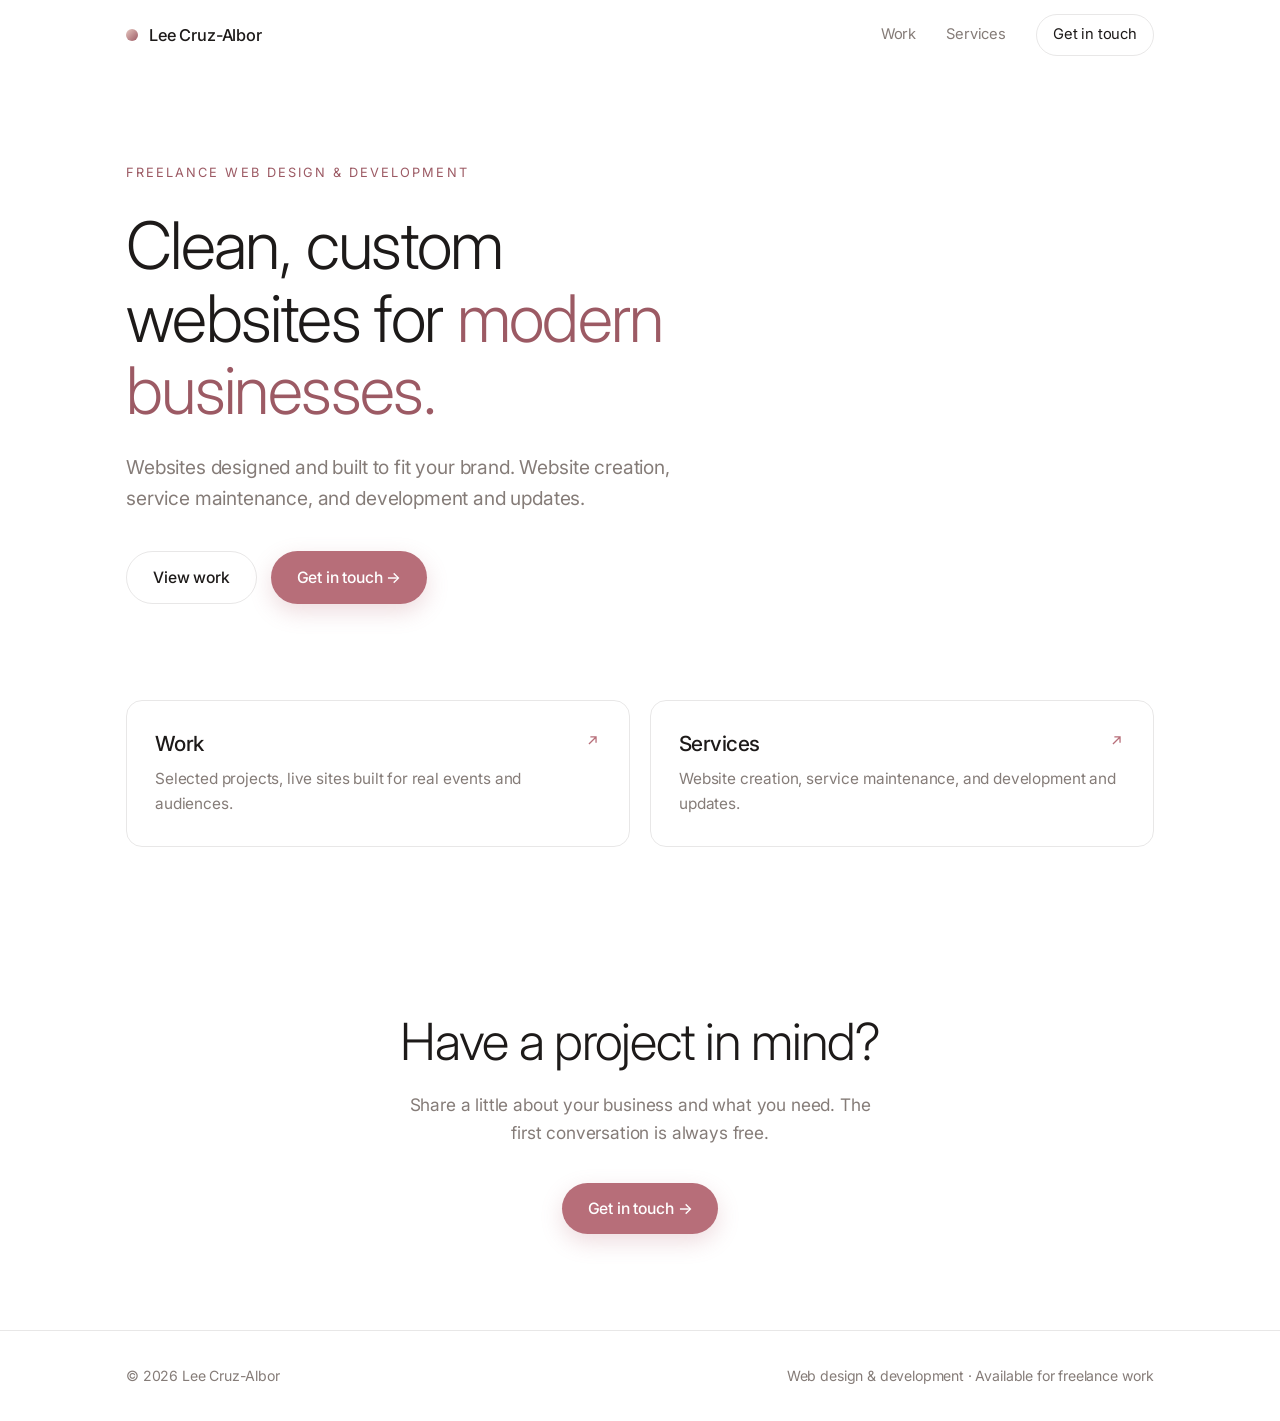
<file: index.html>
<!DOCTYPE html>
<html lang="en">
<head>
<meta charset="UTF-8" />
<meta name="viewport" content="width=device-width, initial-scale=1.0" />
<title>Lee Cruz-Albor — Web Design & Development</title>
<meta name="description" content="Freelance web design and development. Clean, custom websites for businesses and brands." />
<meta property="og:title" content="Lee Cruz-Albor — Web Design & Development" />
<meta property="og:description" content="Freelance web design and development. Clean, custom websites for businesses and brands." />
<meta property="og:type" content="website" />
<link rel="preconnect" href="https://fonts.googleapis.com" />
<link rel="preconnect" href="https://fonts.gstatic.com" crossorigin />
<link href="https://fonts.googleapis.com/css2?family=Inter:wght@300;400;500;600&display=swap" rel="stylesheet" />
<link rel="stylesheet" href="styles.css" />
</head>
<body id="top">

<header class="nav" id="nav">
  <div class="wrap nav-inner">
    <a class="brand" href="index.html"><span class="dot"></span> Lee Cruz-Albor</a>
    <nav class="nav-links">
      <a href="work.html">Work</a>
      <a href="services.html">Services</a>
      <a href="#contact" class="btn-sm">Get in touch</a>
    </nav>
  </div>
</header>

<main>
  <section class="hero">
    <div class="wrap">
      <div class="eyebrow">Freelance web design &amp; development</div>
      <h1 style="font-weight:300;">Clean, custom websites for <em>modern businesses.</em></h1>
      <p>Websites designed and built to fit your brand. Website creation, service maintenance, and development and updates.</p>
      <div class="actions">
        <a href="work.html" class="btn btn-line">View work</a>
        <a href="#contact" class="btn btn-primary">Get in touch →</a>
      </div>
    </div>
  </section>

  <section style="padding-top: 0;">
    <div class="wrap">
      <div class="home-links">
        <a class="home-link reveal" href="work.html">
          <div class="top">
            <h3>Work</h3>
            <span class="arrow"><svg width="17" height="17" viewBox="0 0 24 24" fill="none" stroke="currentColor" stroke-width="1.8"><path d="M7 17 17 7M9 7h8v8"/></svg></span>
          </div>
          <p>Selected projects, live sites built for real events and audiences.</p>
        </a>
        <a class="home-link reveal" href="services.html">
          <div class="top">
            <h3>Services</h3>
            <span class="arrow"><svg width="17" height="17" viewBox="0 0 24 24" fill="none" stroke="currentColor" stroke-width="1.8"><path d="M7 17 17 7M9 7h8v8"/></svg></span>
          </div>
          <p>Website creation, service maintenance, and development and updates.</p>
        </a>
      </div>
    </div>
  </section>

  <section class="contact" id="contact">
    <div class="wrap reveal">
      <h2>Have a project in mind?</h2>
      <p>Share a little about your business and what you need. The first conversation is always free.</p>
      <a href="mailto:lenette.cruz@proton.me?subject=Website%20project%20enquiry" class="btn btn-primary">Get in touch →</a>
    </div>
  </section>
</main>

<footer>
  <div class="wrap foot">
    <span>© <span id="yr"></span> Lee Cruz-Albor</span>
    <span>Web design &amp; development · Available for freelance work</span>
  </div>
</footer>

<script src="site.js"></script>
</body>
</html>
</file>
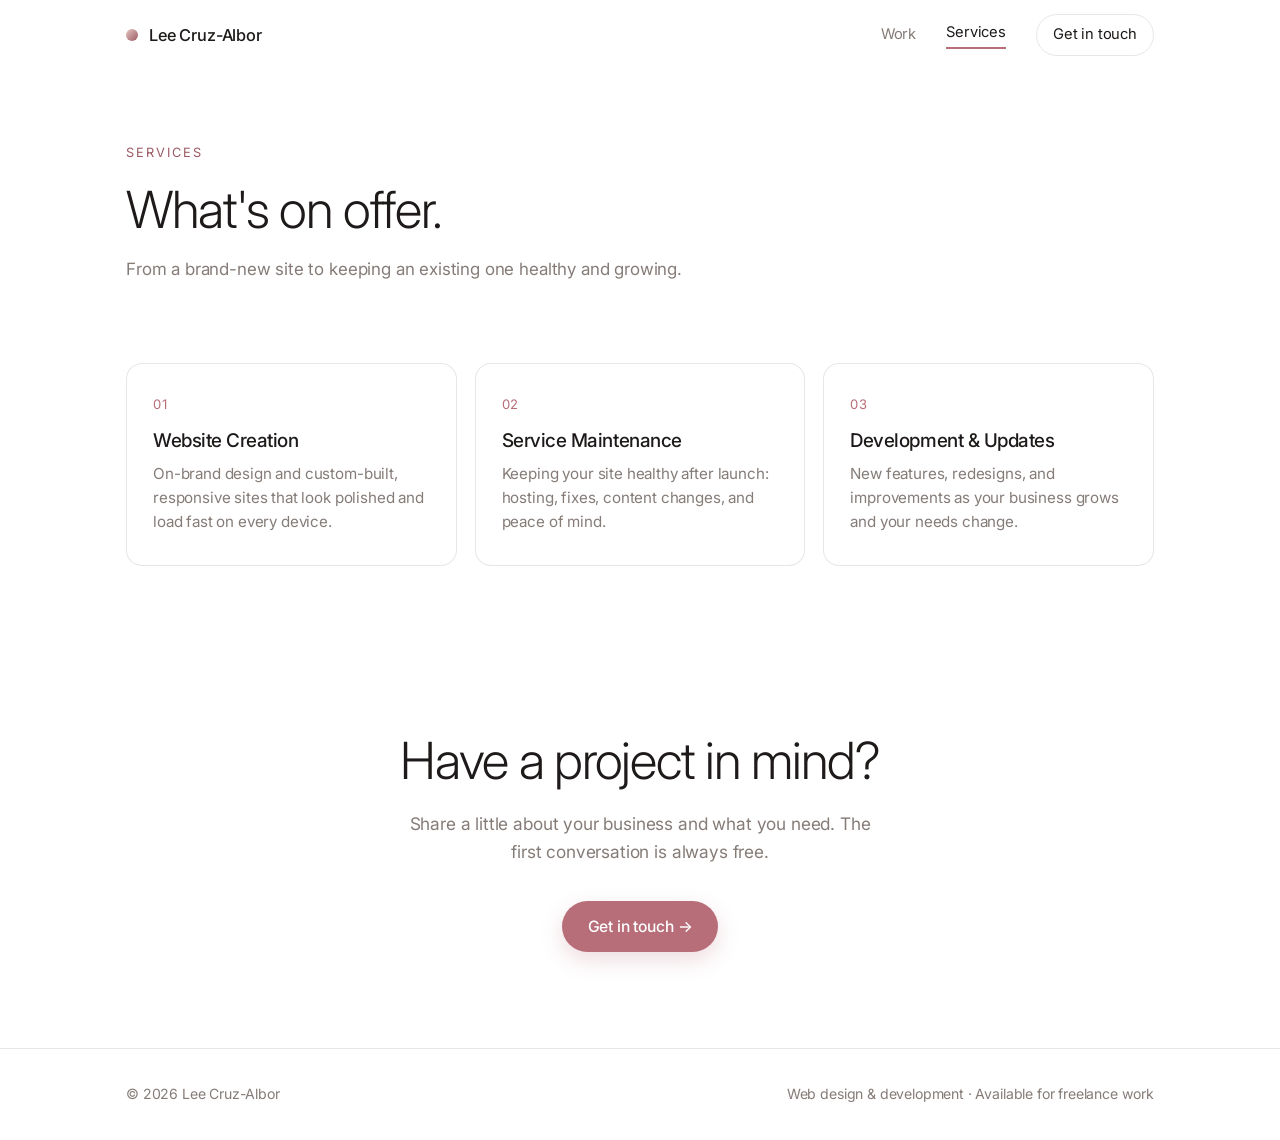
<file: services.html>
<!DOCTYPE html>
<html lang="en">
<head>
<meta charset="UTF-8" />
<meta name="viewport" content="width=device-width, initial-scale=1.0" />
<title>Services — Lee Cruz-Albor</title>
<meta name="description" content="Website creation, service maintenance, and development and updates." />
<link rel="preconnect" href="https://fonts.googleapis.com" />
<link rel="preconnect" href="https://fonts.gstatic.com" crossorigin />
<link href="https://fonts.googleapis.com/css2?family=Inter:wght@300;400;500;600&display=swap" rel="stylesheet" />
<link rel="stylesheet" href="styles.css" />
</head>
<body id="top">

<header class="nav" id="nav">
  <div class="wrap nav-inner">
    <a class="brand" href="index.html"><span class="dot"></span> Lee Cruz-Albor</a>
    <nav class="nav-links">
      <a href="work.html">Work</a>
      <a href="services.html" class="active">Services</a>
      <a href="#contact" class="btn-sm">Get in touch</a>
    </nav>
  </div>
</header>

<main>
  <section class="page-hero">
    <div class="wrap">
      <div class="eyebrow">Services</div>
      <h1>What's on offer.</h1>
      <p>From a brand-new site to keeping an existing one healthy and growing.</p>
    </div>
  </section>

  <section>
    <div class="wrap">
      <div class="svc-grid">
        <div class="svc reveal">
          <div class="n">01</div>
          <h3>Website Creation</h3>
          <p>On-brand design and custom-built, responsive sites that look polished and load fast on every device.</p>
        </div>
        <div class="svc reveal">
          <div class="n">02</div>
          <h3>Service Maintenance</h3>
          <p>Keeping your site healthy after launch: hosting, fixes, content changes, and peace of mind.</p>
        </div>
        <div class="svc reveal">
          <div class="n">03</div>
          <h3>Development &amp; Updates</h3>
          <p>New features, redesigns, and improvements as your business grows and your needs change.</p>
        </div>
      </div>
    </div>
  </section>

  <section class="contact" id="contact">
    <div class="wrap reveal">
      <h2>Have a project in mind?</h2>
      <p>Share a little about your business and what you need. The first conversation is always free.</p>
      <a href="mailto:lenette.cruz@proton.me?subject=Website%20project%20enquiry" class="btn btn-primary">Get in touch →</a>
    </div>
  </section>
</main>

<footer>
  <div class="wrap foot">
    <span>© <span id="yr"></span> Lee Cruz-Albor</span>
    <span>Web design &amp; development · Available for freelance work</span>
  </div>
</footer>

<script src="site.js"></script>
</body>
</html>
</file>
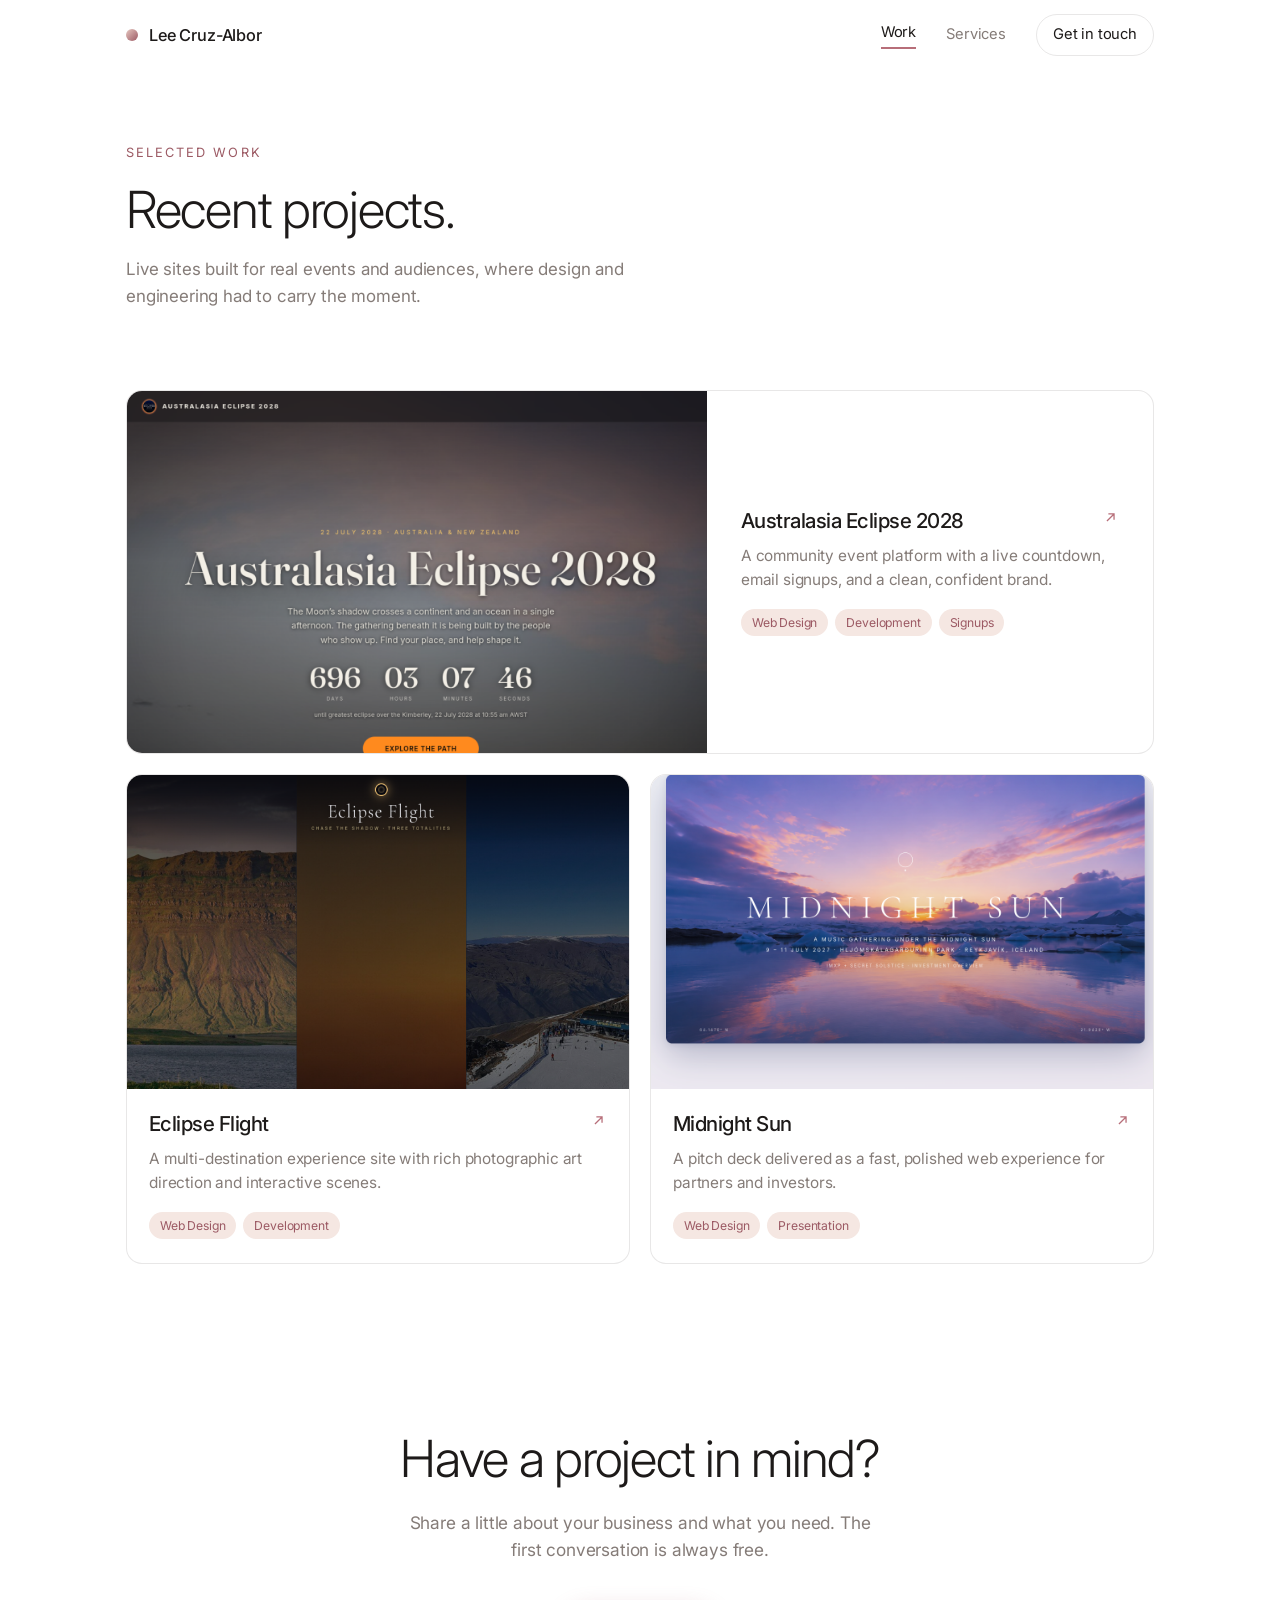
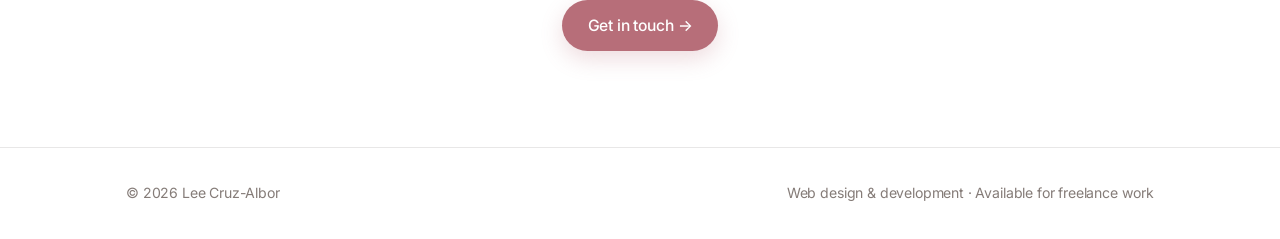
<file: work.html>
<!DOCTYPE html>
<html lang="en">
<head>
<meta charset="UTF-8" />
<meta name="viewport" content="width=device-width, initial-scale=1.0" />
<title>Work — Lee Cruz-Albor</title>
<meta name="description" content="Selected web design and development projects." />
<link rel="preconnect" href="https://fonts.googleapis.com" />
<link rel="preconnect" href="https://fonts.gstatic.com" crossorigin />
<link href="https://fonts.googleapis.com/css2?family=Inter:wght@300;400;500;600&display=swap" rel="stylesheet" />
<link rel="stylesheet" href="styles.css" />
</head>
<body id="top">

<header class="nav" id="nav">
  <div class="wrap nav-inner">
    <a class="brand" href="index.html"><span class="dot"></span> Lee Cruz-Albor</a>
    <nav class="nav-links">
      <a href="work.html" class="active">Work</a>
      <a href="services.html">Services</a>
      <a href="#contact" class="btn-sm">Get in touch</a>
    </nav>
  </div>
</header>

<main>
  <section class="page-hero">
    <div class="wrap">
      <div class="eyebrow">Selected work</div>
      <h1>Recent projects.</h1>
      <p>Live sites built for real events and audiences, where design and engineering had to carry the moment.</p>
    </div>
  </section>

  <section id="work">
    <div class="wrap">
      <div class="tiles">

        <a class="tile feature reveal" href="https://australasiaeclipse.com" target="_blank" rel="noopener">
          <div class="thumb"><img src="assets/australasia.png" alt="Australasia Eclipse 2028 website" loading="lazy" /></div>
          <div class="meta">
            <div class="top">
              <h3>Australasia Eclipse 2028</h3>
              <span class="arrow"><svg width="17" height="17" viewBox="0 0 24 24" fill="none" stroke="currentColor" stroke-width="1.8"><path d="M7 17 17 7M9 7h8v8"/></svg></span>
            </div>
            <p>A community event platform with a live countdown, email signups, and a clean, confident brand.</p>
            <div class="tags"><span class="tag">Web Design</span><span class="tag">Development</span><span class="tag">Signups</span></div>
          </div>
        </a>

        <a class="tile reveal" href="https://eclipseflight.com" target="_blank" rel="noopener">
          <div class="thumb"><img src="assets/eclipseflight.png" alt="Eclipse Flight website" loading="lazy" /></div>
          <div class="meta">
            <div class="top">
              <h3>Eclipse Flight</h3>
              <span class="arrow"><svg width="17" height="17" viewBox="0 0 24 24" fill="none" stroke="currentColor" stroke-width="1.8"><path d="M7 17 17 7M9 7h8v8"/></svg></span>
            </div>
            <p>A multi-destination experience site with rich photographic art direction and interactive scenes.</p>
            <div class="tags"><span class="tag">Web Design</span><span class="tag">Development</span></div>
          </div>
        </a>

        <a class="tile reveal" href="https://infin8lee.github.io/midnight-sun-deck/" target="_blank" rel="noopener">
          <div class="thumb"><img src="assets/midnightsun.png" alt="Midnight Sun investor deck website" loading="lazy" /></div>
          <div class="meta">
            <div class="top">
              <h3>Midnight Sun</h3>
              <span class="arrow"><svg width="17" height="17" viewBox="0 0 24 24" fill="none" stroke="currentColor" stroke-width="1.8"><path d="M7 17 17 7M9 7h8v8"/></svg></span>
            </div>
            <p>A pitch deck delivered as a fast, polished web experience for partners and investors.</p>
            <div class="tags"><span class="tag">Web Design</span><span class="tag">Presentation</span></div>
          </div>
        </a>

      </div>
    </div>
  </section>

  <section class="contact" id="contact">
    <div class="wrap reveal">
      <h2>Have a project in mind?</h2>
      <p>Share a little about your business and what you need. The first conversation is always free.</p>
      <a href="mailto:lenette.cruz@proton.me?subject=Website%20project%20enquiry" class="btn btn-primary">Get in touch →</a>
    </div>
  </section>
</main>

<footer>
  <div class="wrap foot">
    <span>© <span id="yr"></span> Lee Cruz-Albor</span>
    <span>Web design &amp; development · Available for freelance work</span>
  </div>
</footer>

<script src="site.js"></script>
</body>
</html>
</file>
<file: styles.css>
:root {
    --bg: #ffffff;
    --blush: #faf3f0;
    --ink: #1d1a19;
    --muted: #857c78;
    --line: rgba(29,26,25,0.10);
    --rose: #b76e79;
    --rose-deep: #9c5a64;
    --rose-soft: #e6c7c0;
    --rose-tint: #f5e7e2;
    --radius: 16px;
    --maxw: 1080px;
    --ease: cubic-bezier(.22,.7,.2,1);
  }
  * { box-sizing: border-box; }
  html { scroll-behavior: smooth; }
  body {
    margin: 0; background: var(--bg); color: var(--ink);
    font-family: "Inter", system-ui, -apple-system, sans-serif;
    font-weight: 400; line-height: 1.6; -webkit-font-smoothing: antialiased;
    letter-spacing: -0.01em;
  }
  a { color: inherit; text-decoration: none; }
  h1,h2,h3 { font-weight: 400; line-height: 1.1; margin: 0; letter-spacing: -0.025em; }
  ::selection { background: var(--rose-soft); }
  .wrap { max-width: var(--maxw); margin: 0 auto; padding: 0 26px; }

  /* NAV */
  header.nav { position: sticky; top: 0; z-index: 40; background: rgba(255,255,255,0.82); backdrop-filter: blur(12px); border-bottom: 1px solid transparent; transition: border-color .3s; }
  header.nav.scrolled { border-bottom-color: var(--line); }
  .nav-inner { display: flex; align-items: center; justify-content: space-between; height: 70px; }
  .brand { display: flex; align-items: center; gap: 11px; font-weight: 500; font-size: 1.02rem; }
  .brand .dot { width: 12px; height: 12px; border-radius: 50%; background: linear-gradient(135deg, var(--rose-soft), var(--rose-deep)); }
  .nav-links { display: flex; align-items: center; gap: 30px; font-size: .92rem; color: var(--muted); }
  .nav-links a:hover { color: var(--ink); }
  .nav-links .btn-sm { color: var(--ink); border: 1px solid var(--line); padding: 8px 16px; border-radius: 999px; transition: border-color .25s, background .25s; }
  .nav-links .btn-sm:hover { border-color: var(--rose); background: var(--rose-tint); }
  @media (max-width: 680px){
    .nav-links { gap: 16px; font-size: .86rem; }
    .nav-links .btn-sm { padding: 7px 13px; }
  }

  /* HERO */
  .hero { padding: 92px 0 70px; }
  .eyebrow { font-size: .8rem; letter-spacing: .16em; text-transform: uppercase; color: var(--rose-deep); margin-bottom: 26px; }
  .hero h1 { font-size: clamp(2.4rem, 6vw, 4.1rem); font-weight: 300; max-width: 15ch; }
  .hero h1 em { font-style: normal; color: var(--rose-deep); }
  .hero p { max-width: 46ch; color: var(--muted); font-size: clamp(1.02rem, 2vw, 1.2rem); margin: 26px 0 0; font-weight: 400; }
  .hero .actions { margin-top: 38px; display: flex; gap: 14px; flex-wrap: wrap; }
  .btn { display: inline-flex; align-items: center; gap: 9px; padding: 13px 26px; border-radius: 999px; font-size: .98rem; font-weight: 500; transition: transform .22s var(--ease), background .22s, box-shadow .22s, border-color .22s; }
  .btn-primary { background: var(--rose); color: #fff; box-shadow: 0 8px 22px rgba(183,110,121,.24); }
  .btn-primary:hover { background: var(--rose-deep); transform: translateY(-2px); box-shadow: 0 12px 28px rgba(156,90,100,.32); }
  .btn-line { border: 1px solid var(--line); color: var(--ink); }
  .btn-line:hover { border-color: var(--rose); transform: translateY(-2px); }

  /* SECTION */
  section { padding: 70px 0; }
  .sec-head { display: flex; align-items: baseline; justify-content: space-between; gap: 20px; margin-bottom: 34px; flex-wrap: wrap; }
  .sec-head h2 { font-size: clamp(1.6rem, 3.4vw, 2.3rem); font-weight: 300; }
  .sec-head .label { font-size: .8rem; letter-spacing: .16em; text-transform: uppercase; color: var(--rose-deep); }

  /* WORK TILES */
  .tiles { display: grid; grid-template-columns: repeat(2, 1fr); gap: 20px; }
  @media (max-width: 720px){ .tiles { grid-template-columns: 1fr; } }
  .tile { display: block; border: 1px solid var(--line); border-radius: var(--radius); overflow: hidden; background: var(--bg); transition: transform .3s var(--ease), box-shadow .3s, border-color .3s; }
  .tile:hover { transform: translateY(-4px); box-shadow: 0 16px 40px rgba(29,26,25,.09); border-color: var(--rose-soft); }
  .tile .thumb { aspect-ratio: 16/10; overflow: hidden; background: var(--blush); position: relative; }
  .tile .thumb img { width: 100%; height: 100%; object-fit: cover; object-position: top center; display: block; transition: transform .5s var(--ease); }
  .tile:hover .thumb img { transform: scale(1.035); }
  .tile .thumb.placeholder { display: grid; place-items: center; background: linear-gradient(135deg, var(--rose-tint), var(--rose-soft)); }
  .tile .thumb.placeholder span { font-size: 1.4rem; color: var(--rose-deep); font-weight: 300; letter-spacing: .02em; }
  .tile .meta { padding: 22px 22px 24px; }
  .tile .meta .top { display: flex; align-items: center; justify-content: space-between; gap: 12px; }
  .tile .meta h3 { font-size: 1.28rem; font-weight: 500; }
  .tile .meta .arrow { color: var(--rose); transition: transform .25s var(--ease); }
  .tile:hover .meta .arrow { transform: translate(3px,-3px); }
  .tile .meta p { color: var(--muted); font-size: .96rem; margin: 10px 0 16px; }
  .tile .tags { display: flex; flex-wrap: wrap; gap: 7px; }
  .tile .tag { font-size: .76rem; color: var(--rose-deep); background: var(--rose-tint); padding: 4px 11px; border-radius: 999px; }

  /* full-width first tile */
  .tiles .tile.feature { grid-column: 1 / -1; display: grid; grid-template-columns: 1.3fr 1fr; }
  .tiles .tile.feature .thumb { aspect-ratio: auto; height: 100%; min-height: 260px; }
  .tiles .tile.feature .meta { display: flex; flex-direction: column; justify-content: center; padding: 34px; }
  @media (max-width: 720px){ .tiles .tile.feature { grid-template-columns: 1fr; } .tiles .tile.feature .thumb { min-height: 200px; } }

  /* SERVICES */
  .services { background: var(--blush); border-top: 1px solid var(--line); border-bottom: 1px solid var(--line); }
  .svc-grid { display: grid; grid-template-columns: repeat(3, 1fr); gap: 18px; }
  @media (max-width: 720px){ .svc-grid { grid-template-columns: 1fr; } }
  .svc { background: var(--bg); border: 1px solid var(--line); border-radius: var(--radius); padding: 30px 26px; transition: transform .28s var(--ease), border-color .28s; }
  .svc:hover { transform: translateY(-3px); border-color: var(--rose-soft); }
  .svc .n { font-size: .82rem; color: var(--rose); letter-spacing: .05em; margin-bottom: 16px; }
  .svc h3 { font-size: 1.18rem; font-weight: 500; margin-bottom: 10px; }
  .svc p { color: var(--muted); font-size: .95rem; margin: 0; }

  /* CONTACT */
  .contact { text-align: center; padding: 96px 0; }
  .contact h2 { font-size: clamp(2rem, 5vw, 3.2rem); font-weight: 300; max-width: 18ch; margin: 0 auto 22px; }
  .contact p { color: var(--muted); max-width: 42ch; margin: 0 auto 36px; font-size: 1.08rem; }

  /* FOOTER */
  footer { border-top: 1px solid var(--line); padding: 34px 0; }
  .foot { display: flex; align-items: center; justify-content: space-between; flex-wrap: wrap; gap: 12px; color: var(--muted); font-size: .88rem; }

  /* ===== Tablet (<=1024px) ===== */
  @media (max-width: 1024px) {
    section { scroll-margin-top: 78px; }
    .hero { padding: 72px 0 56px; }
    .tiles { gap: 16px; }
    .svc-grid { gap: 14px; }
    .tiles .tile.feature .meta { padding: 28px; }
  }
  /* ===== Phone (<=680px) ===== */
  @media (max-width: 680px) {
    .wrap { padding: 0 18px; }
    header.nav .nav-inner { height: 60px; }
    .brand { font-size: .96rem; gap: 9px; }
    section { padding: 52px 0; scroll-margin-top: 70px; }
    .hero { padding: 48px 0 44px; }
    .eyebrow { margin-bottom: 18px; font-size: .74rem; }
    .hero p { margin-top: 18px; }
    .hero .actions { margin-top: 28px; width: 100%; }
    .hero .actions .btn { flex: 1 1 auto; justify-content: center; }
    .sec-head { margin-bottom: 24px; }
    .tile .meta { padding: 18px 16px 20px; }
    .tile .meta h3 { font-size: 1.14rem; }
    .tile .meta p { font-size: .92rem; margin: 8px 0 12px; }
    .tiles .tile.feature .meta { padding: 20px 18px 22px; }
    .svc { padding: 24px 20px; }
    .contact { padding: 64px 0; }
    .contact p { font-size: 1rem; margin-bottom: 28px; }
    .contact .btn { width: 100%; justify-content: center; }
    .foot { flex-direction: column; align-items: flex-start; gap: 6px; }
  }
  /* comfortable tap targets on touch devices */
  @media (pointer: coarse) {
    .nav-links a, .btn, .tile { -webkit-tap-highlight-color: rgba(183,110,121,.12); }
    .tile:hover, .svc:hover, .btn:hover { transform: none; }
  }

  .reveal { opacity: 0; transform: translateY(20px); transition: opacity .6s var(--ease), transform .6s var(--ease); }
  .reveal.in { opacity: 1; transform: none; }
  @media (prefers-reduced-motion: reduce){ .reveal { opacity:1; transform:none; transition:none; } html{ scroll-behavior:auto; } }
/* ===== Multi-page additions ===== */
.nav-links a.active { color: var(--ink); }
.nav-links a.active:not(.btn-sm) { border-bottom: 2px solid var(--rose); padding-bottom: 2px; }
.page-hero { padding: 72px 0 10px; }
.page-hero .eyebrow { margin-bottom: 18px; }
.page-hero h1 { font-size: clamp(2rem, 5vw, 3.2rem); font-weight: 300; }
.page-hero p { max-width: 52ch; color: var(--muted); font-size: 1.06rem; margin: 18px 0 0; }
.home-links { display: grid; grid-template-columns: 1fr 1fr; gap: 20px; margin-top: 26px; }
@media (max-width: 680px){ .home-links { grid-template-columns: 1fr; } .page-hero { padding: 48px 0 6px; } }
.home-link { border: 1px solid var(--line); border-radius: var(--radius); padding: 30px 28px; transition: transform .28s var(--ease), border-color .28s, box-shadow .28s; display: block; }
.home-link:hover { transform: translateY(-3px); border-color: var(--rose-soft); box-shadow: 0 14px 34px rgba(29,26,25,.07); }
.home-link .top { display: flex; align-items: center; justify-content: space-between; }
.home-link h3 { font-size: 1.3rem; font-weight: 500; }
.home-link .arrow { color: var(--rose); transition: transform .25s var(--ease); }
.home-link:hover .arrow { transform: translate(3px,-3px); }
.home-link p { color: var(--muted); font-size: .96rem; margin: 10px 0 0; }
@media (pointer: coarse){ .home-link:hover { transform: none; } }
</file>
